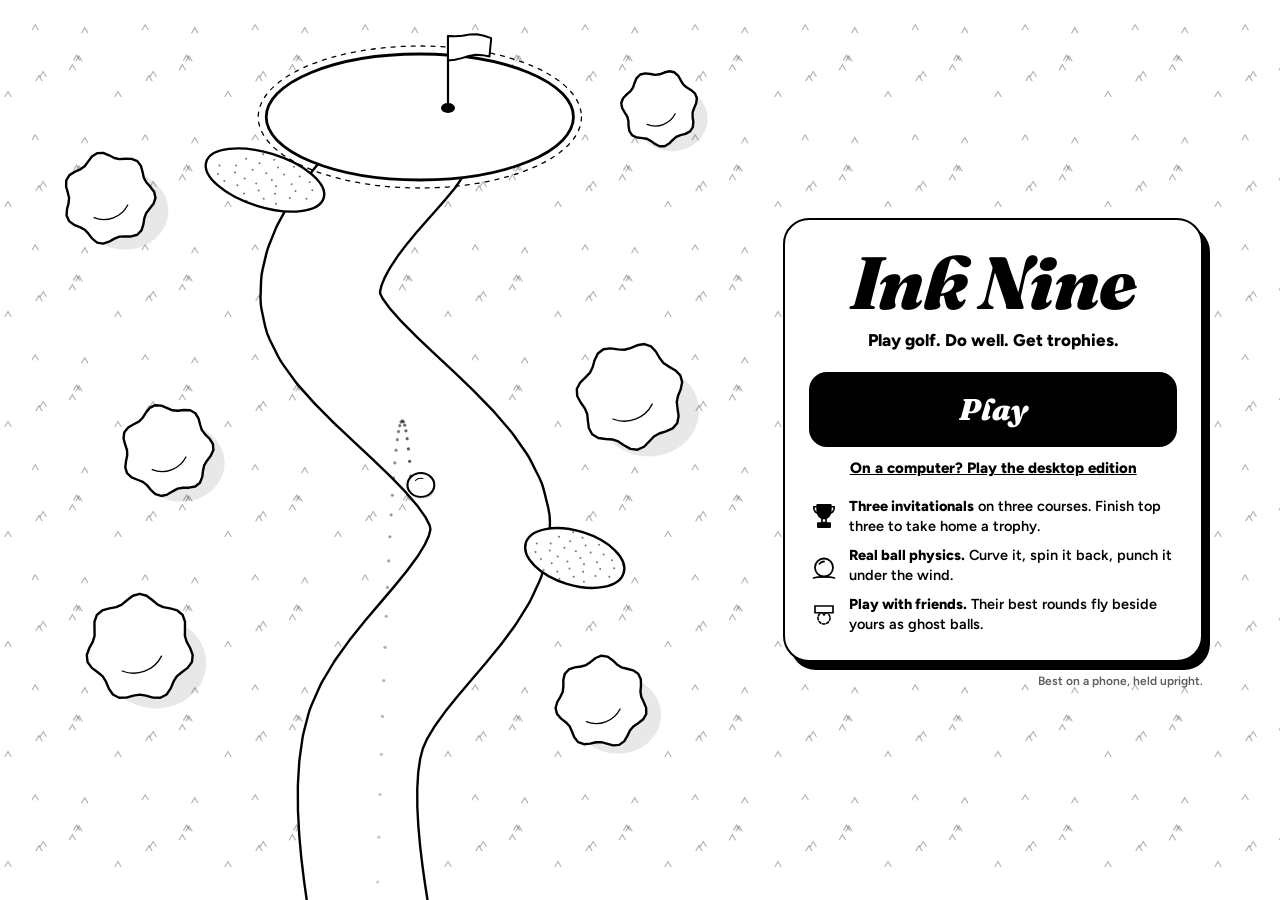
<file: index.html>
<!doctype html>
<html lang="en">
<head>
<meta charset="utf-8">
<meta name="viewport" content="width=device-width, initial-scale=1, viewport-fit=cover">
<title>Ink Nine: play golf, do well, get trophies</title>
<meta name="description" content="A minimal ink-drawn mobile golf game. Three invitationals, a pro shop, and your friends' ghost balls on every hole.">
<meta name="theme-color" content="#ffffff">
<link rel="manifest" href="/manifest.webmanifest">
<link rel="icon" type="image/png" sizes="48x48" href="/icons/favicon-48.png">
<link rel="apple-touch-icon" href="/icons/apple-touch-icon.png">
<meta name="apple-mobile-web-app-capable" content="yes">
<meta name="mobile-web-app-capable" content="yes">
<meta name="apple-mobile-web-app-title" content="Ink Nine">
<meta name="apple-mobile-web-app-status-bar-style" content="default">
<meta property="og:type" content="website">
<meta property="og:site_name" content="Ink Nine">
<meta property="og:title" content="Ink Nine">
<meta property="og:description" content="Play golf. Do well. Get trophies.">
<meta property="og:url" content="https://www.inknine.golf/">
<link rel="canonical" href="https://www.inknine.golf/">
<meta property="og:image" content="https://www.inknine.golf/og-image.png">
<meta property="og:image:alt" content="Ink Nine: an ink-drawn golf hole beside the words Play golf. Do well. Get trophies.">
<meta property="og:image:width" content="1200">
<meta property="og:image:height" content="630">
<meta name="twitter:card" content="summary_large_image">
<meta name="twitter:title" content="Ink Nine">
<meta name="twitter:description" content="Play golf. Do well. Get trophies.">
<meta name="twitter:image" content="https://www.inknine.golf/og-image.png">
<link rel="preconnect" href="https://fonts.googleapis.com">
<link rel="preconnect" href="https://fonts.gstatic.com" crossorigin>
<link href="https://fonts.googleapis.com/css2?family=Fraunces:ital,opsz,wght@1,9..144,900&family=Figtree:wght@600;800&display=swap" rel="stylesheet">
<style>
:root{--paper:#fff;--ink:#000;--soft:#5c5c5c;--display:"Fraunces",Georgia,serif;--ui:"Figtree",system-ui,-apple-system,"Segoe UI",sans-serif;color-scheme:light;
  box-sizing:border-box;padding-top:env(safe-area-inset-top,0px);padding-bottom:env(safe-area-inset-bottom,0px)}
@media (prefers-color-scheme:dark){:root:not([data-theme="light"]){--paper:#fff;--ink:#000;--soft:#5c5c5c}}
*,*::before,*::after{box-sizing:inherit}
html{scroll-padding-top:env(safe-area-inset-top,0px)}
html,body{margin:0;min-height:100%;background:var(--paper);color:var(--ink);font-family:var(--ui)}
canvas{position:fixed;inset:0;width:100%;height:100%;display:block;z-index:0}
main{position:relative;z-index:1;min-height:100vh;min-height:100dvh;display:grid;place-items:end center;align-content:end;padding:24px 18px calc(env(safe-area-inset-bottom,0px) + 18px)}
@media (min-aspect-ratio:1/1){main{place-items:center end;align-content:center;padding-right:6vw}}
.card{width:min(420px,100%);padding-top:22px;background:var(--paper);border:2.5px solid var(--ink);border-radius:26px;box-shadow:7px 8px 0 var(--ink);padding:28px 24px 22px;text-align:center;
  animation:in .8s cubic-bezier(.3,.7,.3,1) both .2s}
@keyframes in{0%{opacity:0;transform:translateY(60px) scale(.8,1.2)}55%{opacity:1;transform:translateY(-8px) scale(1.04,.96)}78%{transform:translateY(2px) scale(.99,1.01)}100%{transform:none}}
h1{font-family:var(--display);font-style:italic;font-weight:900;font-size:clamp(50px,14vw,74px);line-height:.95;margin:0;letter-spacing:-.01em}
.tag{font-weight:800;font-size:17px;margin:12px 0 22px}
.play{display:block;width:100%;background:var(--ink);color:var(--paper);text-decoration:none;border-radius:18px;padding:17px 20px;font-family:var(--display);font-style:italic;font-weight:900;font-size:30px;
  border:2.5px solid var(--ink);transition:transform .22s cubic-bezier(.34,1.56,.64,1)}
.play:hover{transform:translateY(-2px)}
.play:active{transform:scale(1.04,.9)}
.play:focus-visible,.install:focus-visible{outline:3px solid var(--ink);outline-offset:4px}
.feats{list-style:none;padding:0;margin:20px 0 4px;display:grid;gap:10px;text-align:left}
.feats li{display:grid;grid-template-columns:30px 1fr;gap:10px;align-items:center;font-weight:600;font-size:14.5px;line-height:1.35}
.feats svg{width:30px;height:30px}
.feats b{font-weight:800}
.install{appearance:none;margin-top:16px;width:100%;background:var(--paper);color:var(--ink);border:2px solid var(--ink);border-radius:14px;padding:11px 14px;font:800 15px var(--ui);cursor:pointer}
.install[hidden],.ios[hidden]{display:none}
.ios{margin:14px 0 0;font-size:13px;font-weight:600;color:var(--soft);line-height:1.4}
.ios b{color:var(--ink)}
.desk{display:none;margin:12px 0 0;font-weight:800;font-size:15px;color:var(--ink)}
@media (min-width:900px) and (pointer:fine){ .desk{display:block} }
footer{margin-top:12px;font-size:12px;font-weight:600;color:var(--soft)}
@media (prefers-reduced-motion:reduce){.card{animation:none}}
</style>
</head>
<body>
<canvas id="c" aria-hidden="true"></canvas>
<main>
  <div class="card">
    <h1>Ink Nine</h1>
    <p class="tag">Play golf. Do well. Get trophies.</p>
    <a class="play" href="/play/">Play</a>
    <a class="desk" href="/desktop/">On a computer? Play the desktop edition</a>
    <ul class="feats">
      <li><svg viewBox="0 0 40 44" aria-hidden="true"><g stroke="#000" stroke-width="2.4" stroke-linejoin="round" stroke-linecap="round"><path d="M10 7H5c0 6 3 9 6.5 9.5M30 7h5c0 6-3 9-6.5 9.5" fill="none"/><path d="M10 4h20v9c0 7-4.5 11-10 11S10 20 10 13z" fill="#000"/><path d="M17 24h6v6h-6z" fill="#fff"/><path d="M11 31h18v6H11z" fill="#000"/></g></svg><span><b>Three invitationals</b> on three courses. Finish top three to take home a trophy.</span></li>
      <li><svg viewBox="0 0 40 40" aria-hidden="true"><g stroke="#000" stroke-width="2.4" stroke-linecap="round" fill="none"><circle cx="20" cy="22" r="12" fill="#fff"/><path d="M14 17a8 8 0 0 1 6-3"/><path d="M6 36c6-2 22-2 28 0"/></g></svg><span><b>Real ball physics.</b> Curve it, spin it back, punch it under the wind.</span></li>
      <li><svg viewBox="0 0 40 40" aria-hidden="true"><g stroke="#000" stroke-width="2.2" stroke-linecap="round" fill="none"><circle cx="20" cy="24" r="8" fill="#fff" stroke-dasharray="3 2.5"/><path d="M8 8h24v9H8z" fill="#fff"/><path d="M18 17l2 3 2-3" fill="#fff"/></g></svg><span><b>Play with friends.</b> Their best rounds fly beside yours as ghost balls.</span></li>
    </ul>
    <button class="install" id="install" hidden>Add Ink Nine to your home screen</button>
    <p class="ios" id="ios" hidden>To play full screen, tap <b>Share</b> in Safari, then <b>Add to Home Screen</b>.</p>
  </div>
  <footer>Best on a phone, held upright.</footer>
</main>
<script>
/* ---------- install prompts ---------- */
(()=>{
  const standalone=matchMedia('(display-mode: standalone)').matches||navigator.standalone;
  let deferred=null; const btn=document.getElementById('install');
  addEventListener('beforeinstallprompt',e=>{ e.preventDefault(); deferred=e; if(!standalone) btn.hidden=false; });
  btn.addEventListener('click',async()=>{ if(!deferred) return; deferred.prompt(); await deferred.userChoice; deferred=null; btn.hidden=true; });
  const ios=/iphone|ipad|ipod/i.test(navigator.userAgent)&&!standalone;
  if(ios) document.getElementById('ios').hidden=false;
  if('serviceWorker' in navigator&&location.protocol==='https:') navigator.serviceWorker.register('/sw.js').catch(()=>{});
})();

/* ---------- the ink course that plays itself behind the card ---------- */
(()=>{
  const cv=document.getElementById('c'), ctx=cv.getContext('2d'), TAU=Math.PI*2;
  const still=matchMedia('(prefers-reduced-motion: reduce)').matches;
  let W=0,H=0,D=1,pat=null;
  function tile(){ const c=document.createElement('canvas'); c.width=c.height=Math.round(110*D); const g=c.getContext('2d'); g.scale(D,D);
    g.fillStyle='#fff'; g.fillRect(0,0,110,110); g.strokeStyle='#000'; g.globalAlpha=.3; g.lineWidth=1.2; g.lineCap='round';
    let s=7; const r=()=>{ s=(s*16807)%2147483647; return (s-1)/2147483646; };
    for(let i=0;i<8;i++){ const x=8+r()*94,y=8+r()*94; g.beginPath(); g.moveTo(x-3,y+2); g.lineTo(x,y-3); g.lineTo(x+3,y+2); g.stroke(); }
    pat=ctx.createPattern(c,'repeat'); pat.setTransform&&pat.setTransform(new DOMMatrix([1/D,0,0,1/D,0,0])); }
  function resize(){ D=Math.min(2,devicePixelRatio||1); W=innerWidth; H=innerHeight; cv.width=W*D; cv.height=H*D; tile(); }
  addEventListener('resize',resize); resize();
  // the hole, in 0..1 units of the screen
  const fair=[[.5,1.08],[.48,.82],[.66,.58],[.42,.34],[.55,.16]], green={x:.56,y:.13,rx:.15,ry:.07}, cup={x:.6,y:.12};
  const trees=[[.16,.72,.07],[.2,.5,.06],[.86,.44,.07],[.82,.78,.06],[.12,.22,.06],[.9,.12,.05]], sand=[[.34,.2,.06,.03],[.78,.62,.05,.03]];
  // portrait: the hole lives in the top part of the screen above the card; landscape: the left part beside it
  const P=(x,y)=>H>W?[x*W,(y*.33+.08)*H]:[(x*.55+.02)*W,y*H], S=()=>Math.min(W,H);
  function catmull(pts,t){ const n=pts.length-1, f=Math.min(n-1e-6,Math.max(0,t*n)), i=Math.floor(f), u=f-i;
    const p0=pts[Math.max(0,i-1)],p1=pts[i],p2=pts[i+1],p3=pts[Math.min(n,i+2)];
    const q=k=>.5*((2*p1[k])+(-p0[k]+p2[k])*u+(2*p0[k]-5*p1[k]+4*p2[k]-p3[k])*u*u+(-p0[k]+3*p1[k]-3*p2[k]+p3[k])*u*u*u); return [q(0),q(1)]; }
  function fairPath(){ ctx.beginPath(); for(let t=0;t<=1.0001;t+=.02){ const [x,y]=catmull(fair,t),[a,b]=P(x,y); t?ctx.lineTo(a,b):ctx.moveTo(a,b); } }
  // three shots: drive, approach, putt
  const shots=[{a:[.5,.98],b:[.55,.56],h:.26,d:1.6,roll:[.58,.52]},{a:[.58,.52],b:[.57,.16],h:.2,d:1.3,roll:[.54,.14]},{a:[.54,.14],b:[.6,.12],h:0,d:1.1}];
  const LOOP=shots.reduce((a,s)=>a+s.d+.7,0)+1.4;
  function ballAt(t){ let acc=0;
    for(let i=0;i<shots.length;i++){ const s=shots[i], end=acc+s.d;
      if(t<end){ const u=(t-acc)/s.d; if(s.h===0){ const e=1-Math.pow(1-u,2.2); return {x:s.a[0]+(s.b[0]-s.a[0])*e,y:s.a[1]+(s.b[1]-s.a[1])*e,z:0,shot:i,u,phase:'roll'}; }
        const fly=.78; if(u<fly){ const v=u/fly; return {x:s.a[0]+(s.b[0]-s.a[0])*v,y:s.a[1]+(s.b[1]-s.a[1])*v,z:4*s.h*v*(1-v),shot:i,u:v,phase:'air'}; }
        const v=(u-fly)/(1-fly), e=1-Math.pow(1-v,2); return {x:s.b[0]+(s.roll[0]-s.b[0])*e,y:s.b[1]+(s.roll[1]-s.b[1])*e,z:Math.abs(Math.sin(v*Math.PI))*.012*(1-v),shot:i,u:v,phase:'land'}; }
      acc=end; if(t<acc+.7){ const r=s.roll||s.b; return {x:r[0],y:r[1],z:0,shot:i,phase:'rest',u:(t-acc)/.7}; } acc+=.7; }
    return {x:.6,y:.12,z:0,phase:'in',u:(t-acc)/1.4}; }
  let t0=performance.now();
  function frame(now){
    const t=still?4.2:((now-t0)/1000)%LOOP;
    ctx.setTransform(D,0,0,D,0,0); ctx.fillStyle=pat; ctx.fillRect(0,0,W,H);
    const s=S(), ink=2.4; ctx.lineCap=ctx.lineJoin='round';
    const fw=s*.13; fairPath(); ctx.strokeStyle='#000'; ctx.lineWidth=fw+ink*2; ctx.stroke(); fairPath(); ctx.strokeStyle='#fff'; ctx.lineWidth=fw; ctx.stroke(); ctx.strokeStyle='#000';
    const [gx,gy]=P(green.x,green.y), gsx=green.rx*W*.8, gsy=green.ry*H*(H>W?.45:1);
    ctx.setLineDash([4,6]); ctx.lineWidth=1.3; ctx.beginPath(); ctx.ellipse(gx,gy,gsx+8,gsy+8,0,0,TAU); ctx.stroke(); ctx.setLineDash([]);
    ctx.beginPath(); ctx.ellipse(gx,gy,gsx,gsy,0,0,TAU); ctx.fillStyle='#fff'; ctx.fill(); ctx.lineWidth=ink+.4; ctx.stroke();
    sand.forEach(q=>{ const [x,y]=P(q[0],q[1]); const qx=q[2]*W*.8, qy=q[3]*H*(H>W?.5:1); ctx.beginPath(); ctx.ellipse(x,y,qx,qy,.3,0,TAU); ctx.fillStyle='#fff'; ctx.fill(); ctx.lineWidth=ink; ctx.stroke();
      ctx.save(); ctx.clip(); ctx.fillStyle='#000'; ctx.globalAlpha=.55; for(let i=0;i<40;i++){ const a=(i*2.399)%TAU, r=Math.sqrt((i+.5)/40); ctx.beginPath(); ctx.arc(x+Math.cos(a)*r*qx,y+Math.sin(a)*r*qy,1,0,TAU); ctx.fill(); } ctx.restore(); });
    const b=ballAt(t), [cx,cy]=P(.6,.12);
    ctx.fillStyle='#000'; ctx.beginPath(); ctx.ellipse(cx,cy,7,5,0,0,TAU); ctx.fill();
    const pop=b.phase==='in'?Math.sin(Math.min(1,b.u*3)*Math.PI)*.35:0, ph=Math.max(36,s*.08)*(1+pop), top=cy-ph;
    ctx.lineWidth=2.2; ctx.beginPath(); ctx.moveTo(cx,cy); ctx.lineTo(cx,top); ctx.stroke();
    const fl=ph*.6, fh=ph*.34; ctx.beginPath(); ctx.moveTo(cx,top);
    for(let i=0;i<=6;i++){ const u=i/6; ctx.lineTo(cx+fl*u,top+Math.sin(now/180-i*.9)*3*u); }
    for(let i=6;i>=0;i--){ const u=i/6; ctx.lineTo(cx+fl*u*.96,top+fh*(1-u*.25)+Math.sin(now/180-i*.9)*3*u); }
    ctx.closePath(); ctx.fillStyle='#fff'; ctx.fill(); ctx.lineWidth=2; ctx.stroke();
    // flight trail
    if(b.phase==='air'||b.phase==='land'||b.phase==='rest'){ const sh=shots[b.shot]; if(sh.h){ ctx.fillStyle='#000';
      const upto=b.phase==='air'?b.u:1; for(let v=0;v<=upto;v+=.035){ const x=sh.a[0]+(sh.b[0]-sh.a[0])*v, y=sh.a[1]+(sh.b[1]-sh.a[1])*v, z=4*sh.h*v*(1-v), [a,c]=P(x,y-z);
        ctx.globalAlpha=.2+.5*v; ctx.beginPath(); ctx.arc(a,c,1.6,0,TAU); ctx.fill(); } ctx.globalAlpha=1; } }
    // trees on top, with shadows
    trees.forEach((q,i)=>{ const [x,y]=P(q[0],q[1]), r=q[2]*s*.8, sw=Math.sin(now/900+i)*1.5;
      ctx.fillStyle='rgba(0,0,0,.09)'; ctx.beginPath(); ctx.ellipse(x+r*.35,y+r*.3,r,r*.9,0,0,TAU); ctx.fill();
      ctx.beginPath(); for(let k=0;k<=48;k++){ const a=k/48*TAU, rr=r*(1+.075*Math.sin(a*7+i*2)); const px=x+sw+Math.cos(a)*rr, py=y+Math.sin(a)*rr; k?ctx.lineTo(px,py):ctx.moveTo(px,py); }
      ctx.closePath(); ctx.fillStyle='#fff'; ctx.fill(); ctx.lineWidth=ink; ctx.strokeStyle='#000'; ctx.stroke();
      ctx.lineWidth=1.3; ctx.beginPath(); ctx.arc(x+sw-r*.12,y-r*.12,r*.62,.15*Math.PI,.62*Math.PI); ctx.stroke(); });
    // the ball, with squash and stretch
    if(b.phase!=='in'||b.u<.15){ const [x,y]=P(b.x,b.y), [,yz]=P(b.x,b.y-b.z), R=Math.max(6,s*.014)*(1+b.z*1.4);
      ctx.fillStyle='rgba(0,0,0,.2)'; ctx.beginPath(); ctx.ellipse(x+1,y+2,R*.9,R*.5,0,0,TAU); ctx.fill();
      let sx=1,sy=1; if(b.phase==='air'){ const k=Math.min(.45,Math.abs(1-2*b.u)*.4); sx=1-k*.3; sy=1+k; }
      if(b.phase==='land'&&b.u<.25){ const k=(1-b.u/.25)*.4; sx=1+k; sy=1-k; }
      ctx.save(); ctx.translate(x,yz); ctx.scale(sx,sy); ctx.beginPath(); ctx.arc(0,0,R,0,TAU); ctx.fillStyle='#fff'; ctx.fill(); ctx.lineWidth=2; ctx.strokeStyle='#000'; ctx.stroke();
      ctx.lineWidth=1.1; ctx.beginPath(); ctx.arc(0,0,R*.55,-2.4,-1.3); ctx.stroke(); ctx.restore(); }
    if(!still) requestAnimationFrame(frame);
  }
  requestAnimationFrame(frame);
})();
</script>
</body>
</html>
</file>
